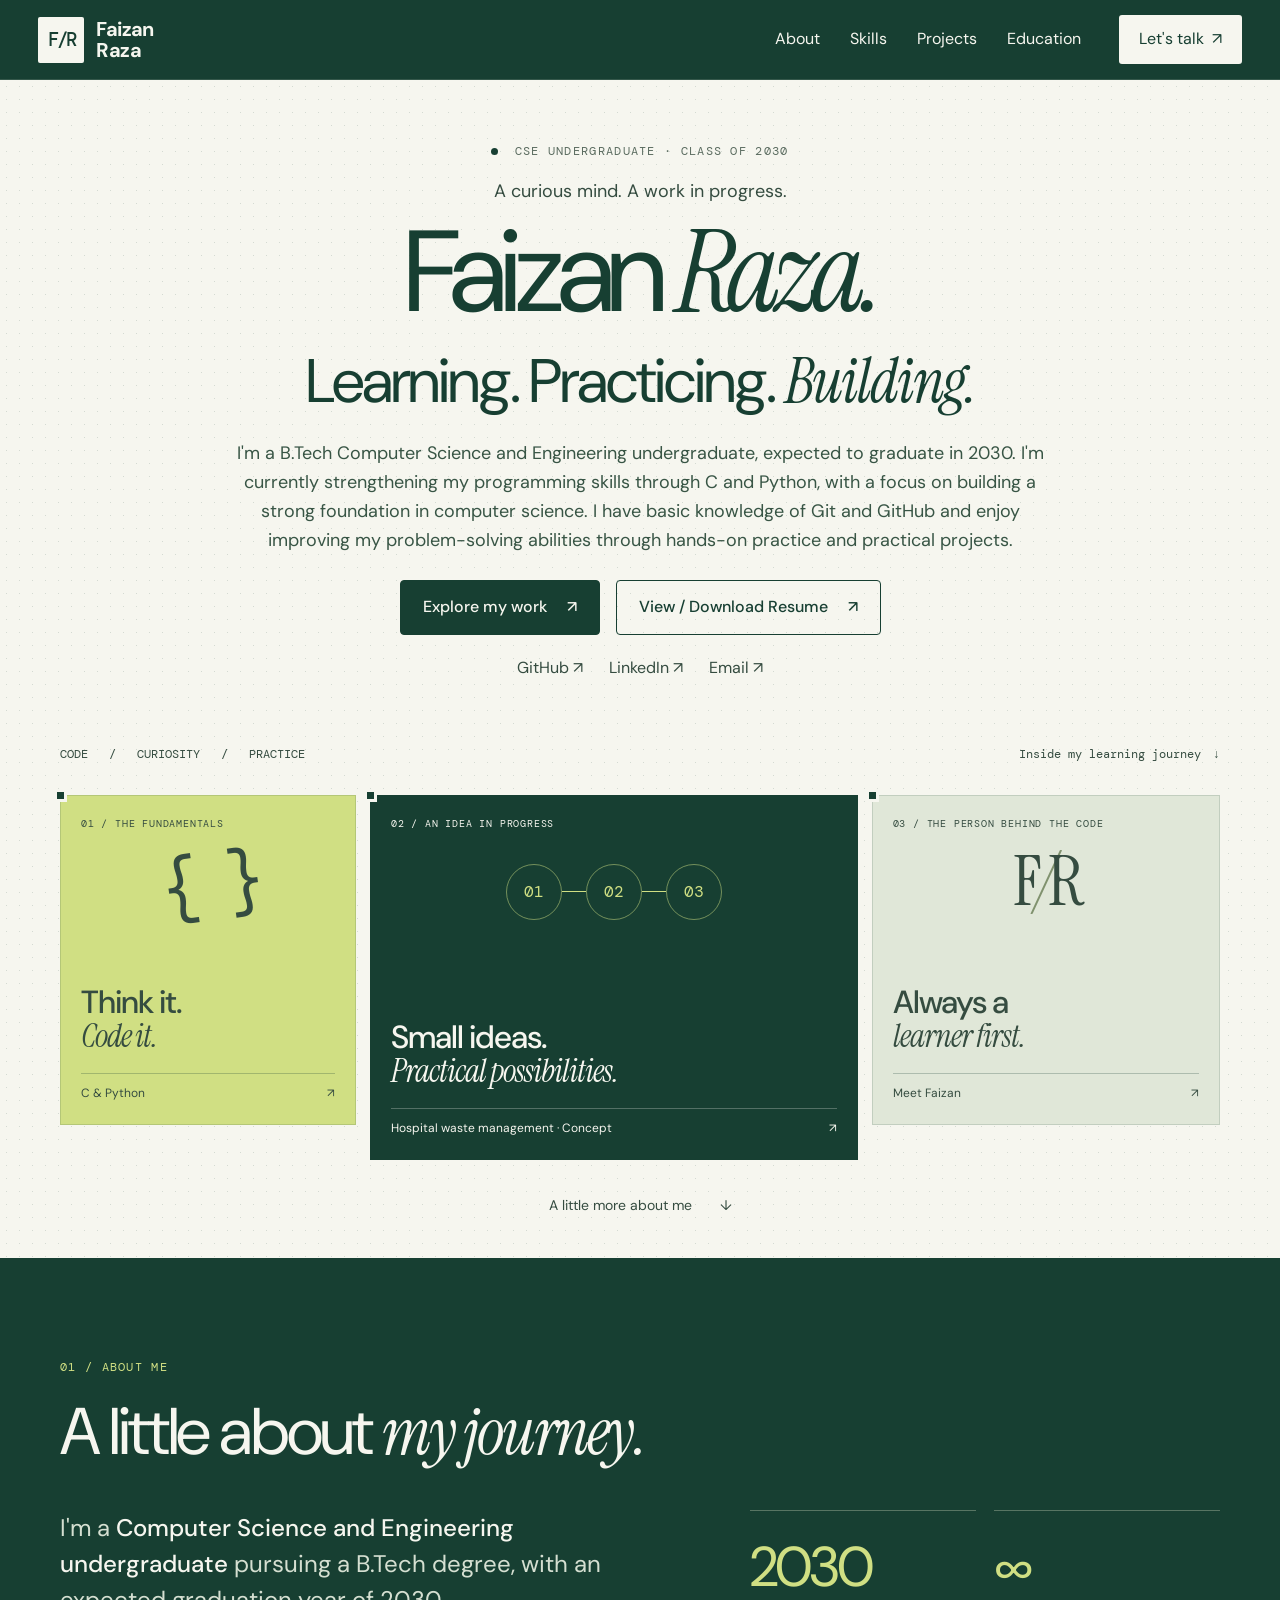
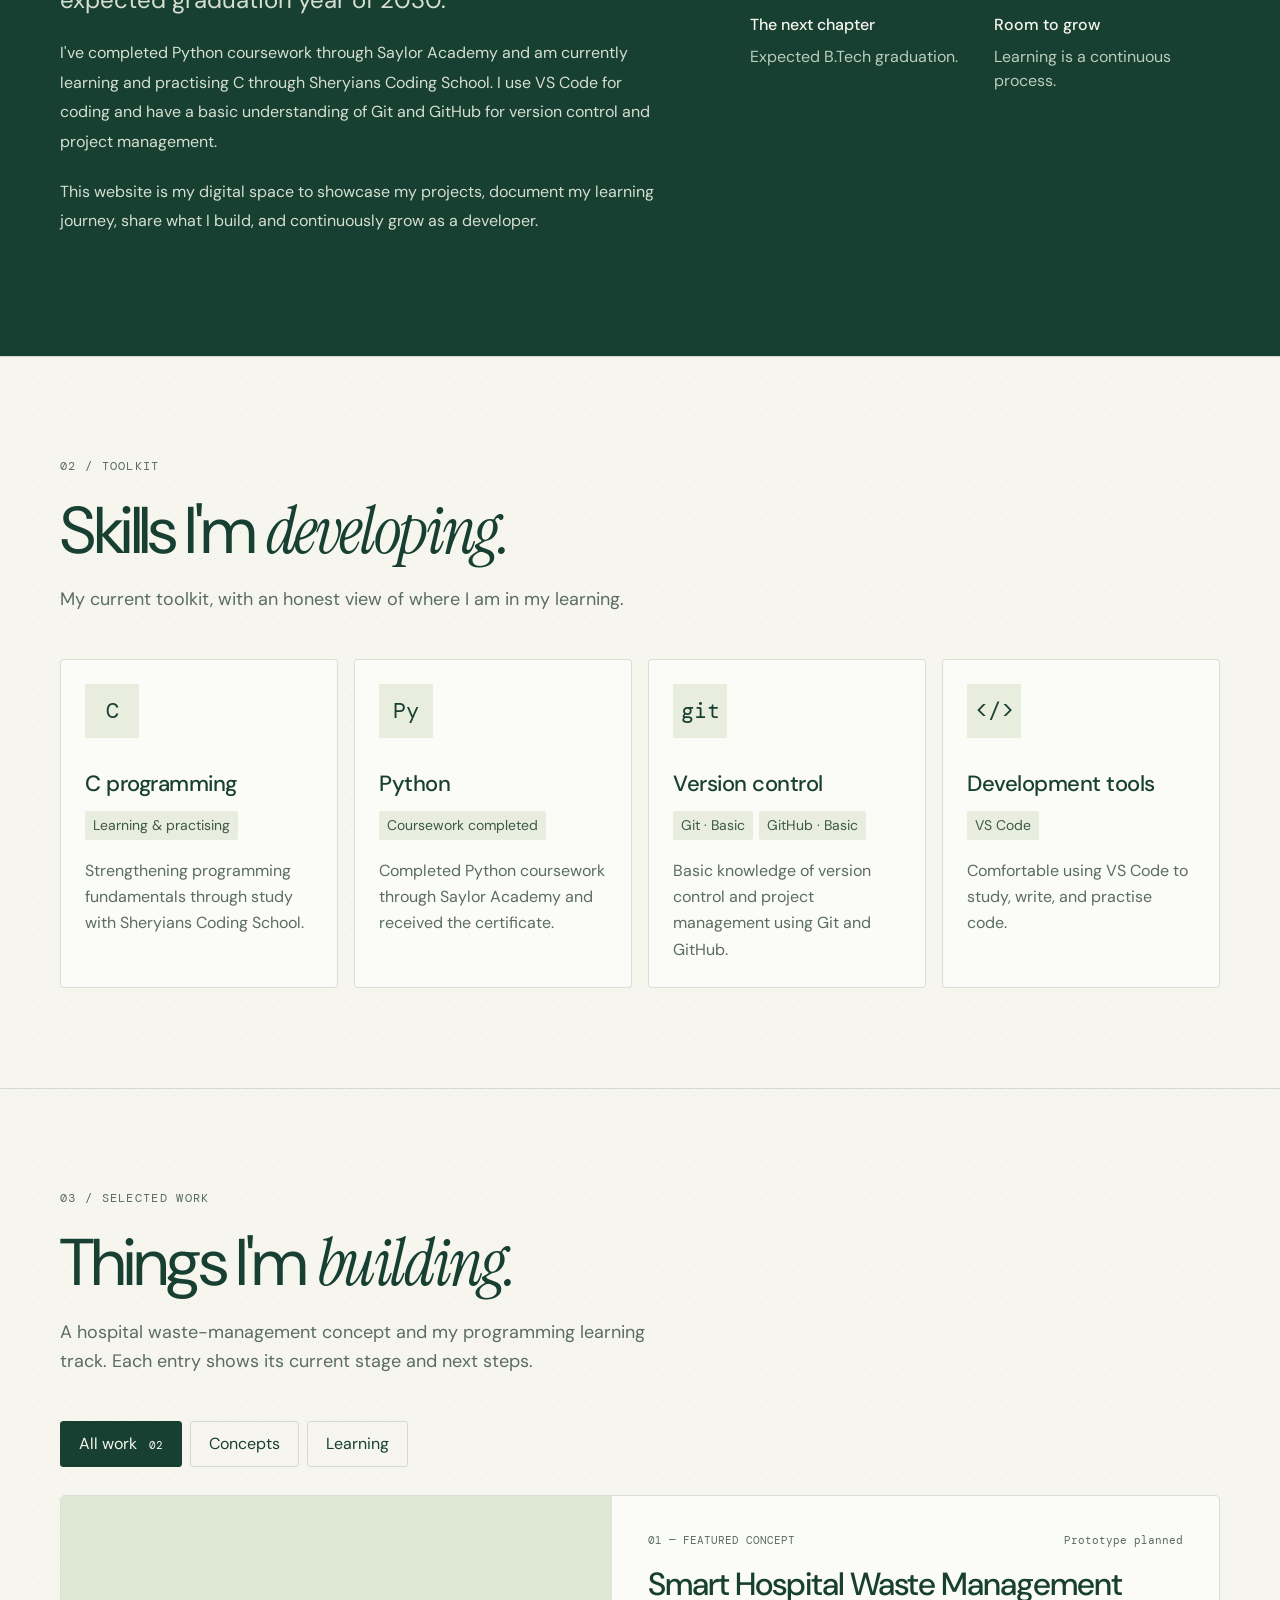
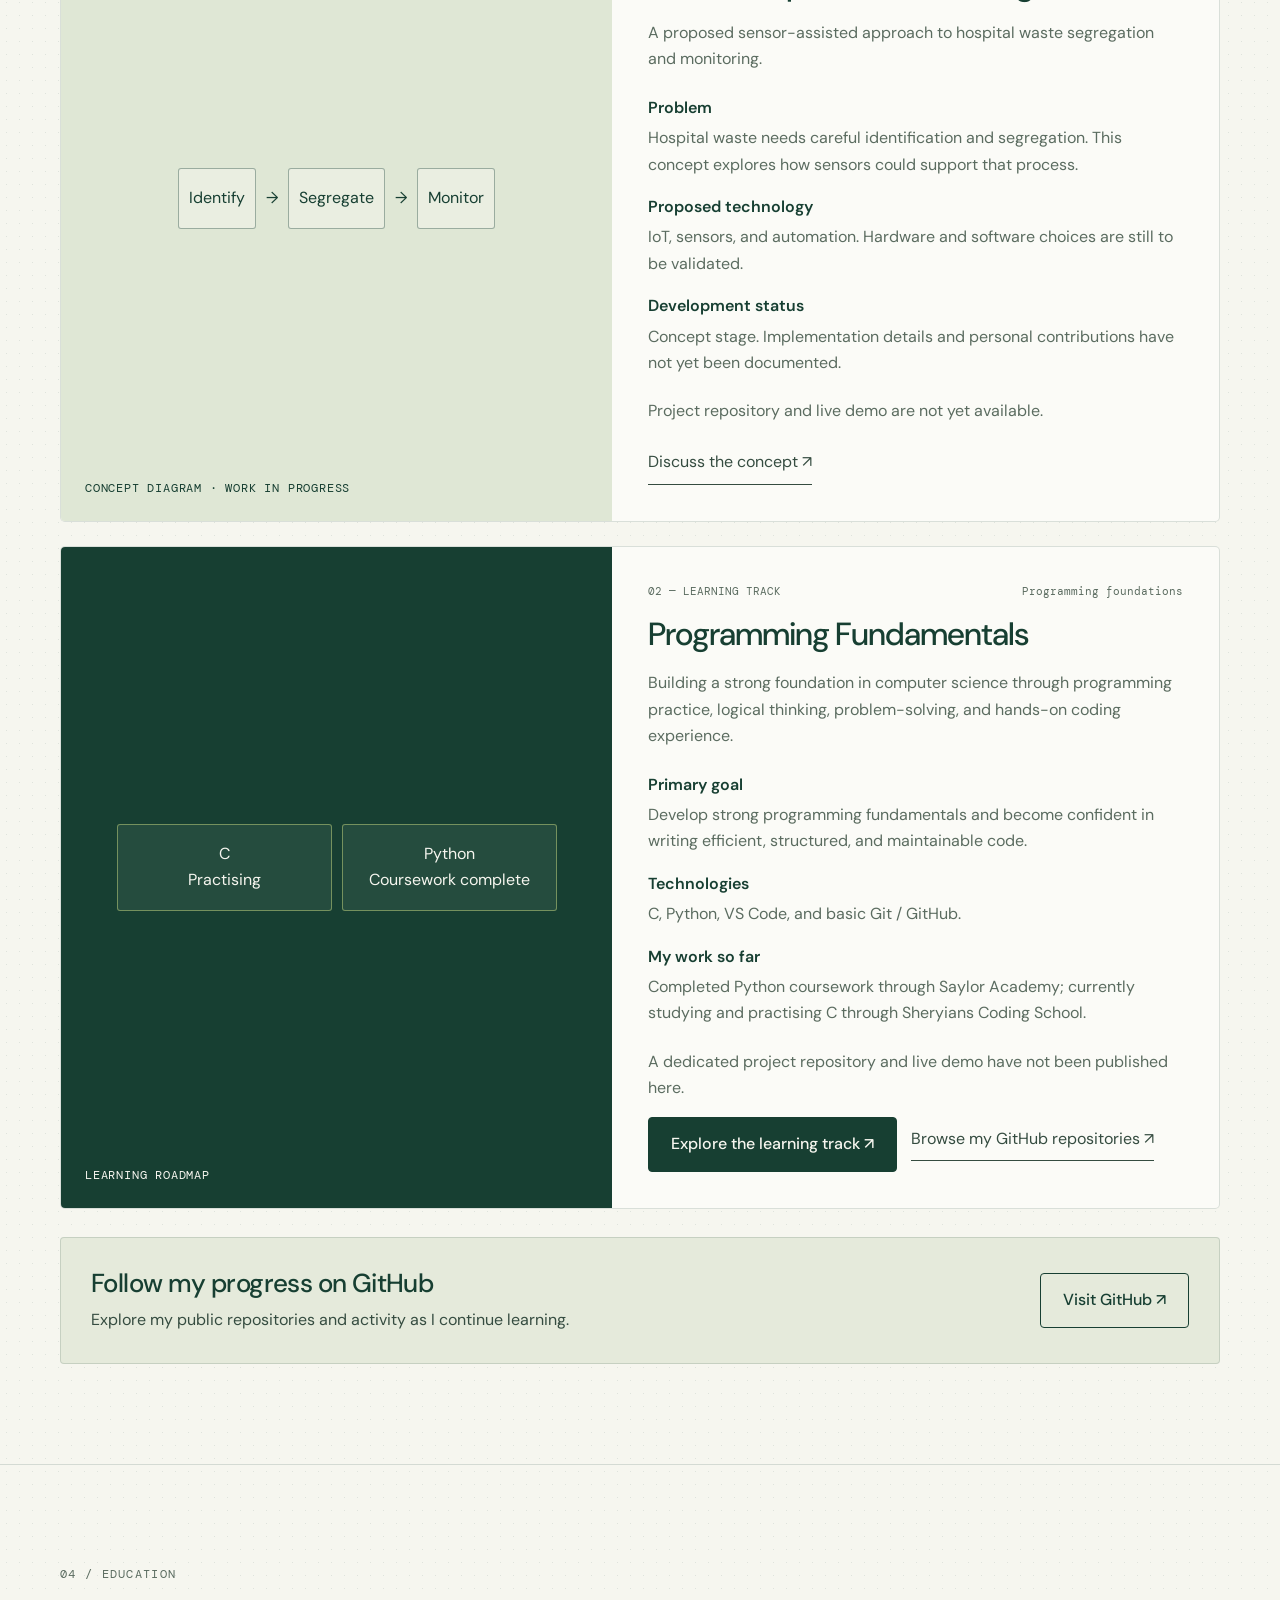
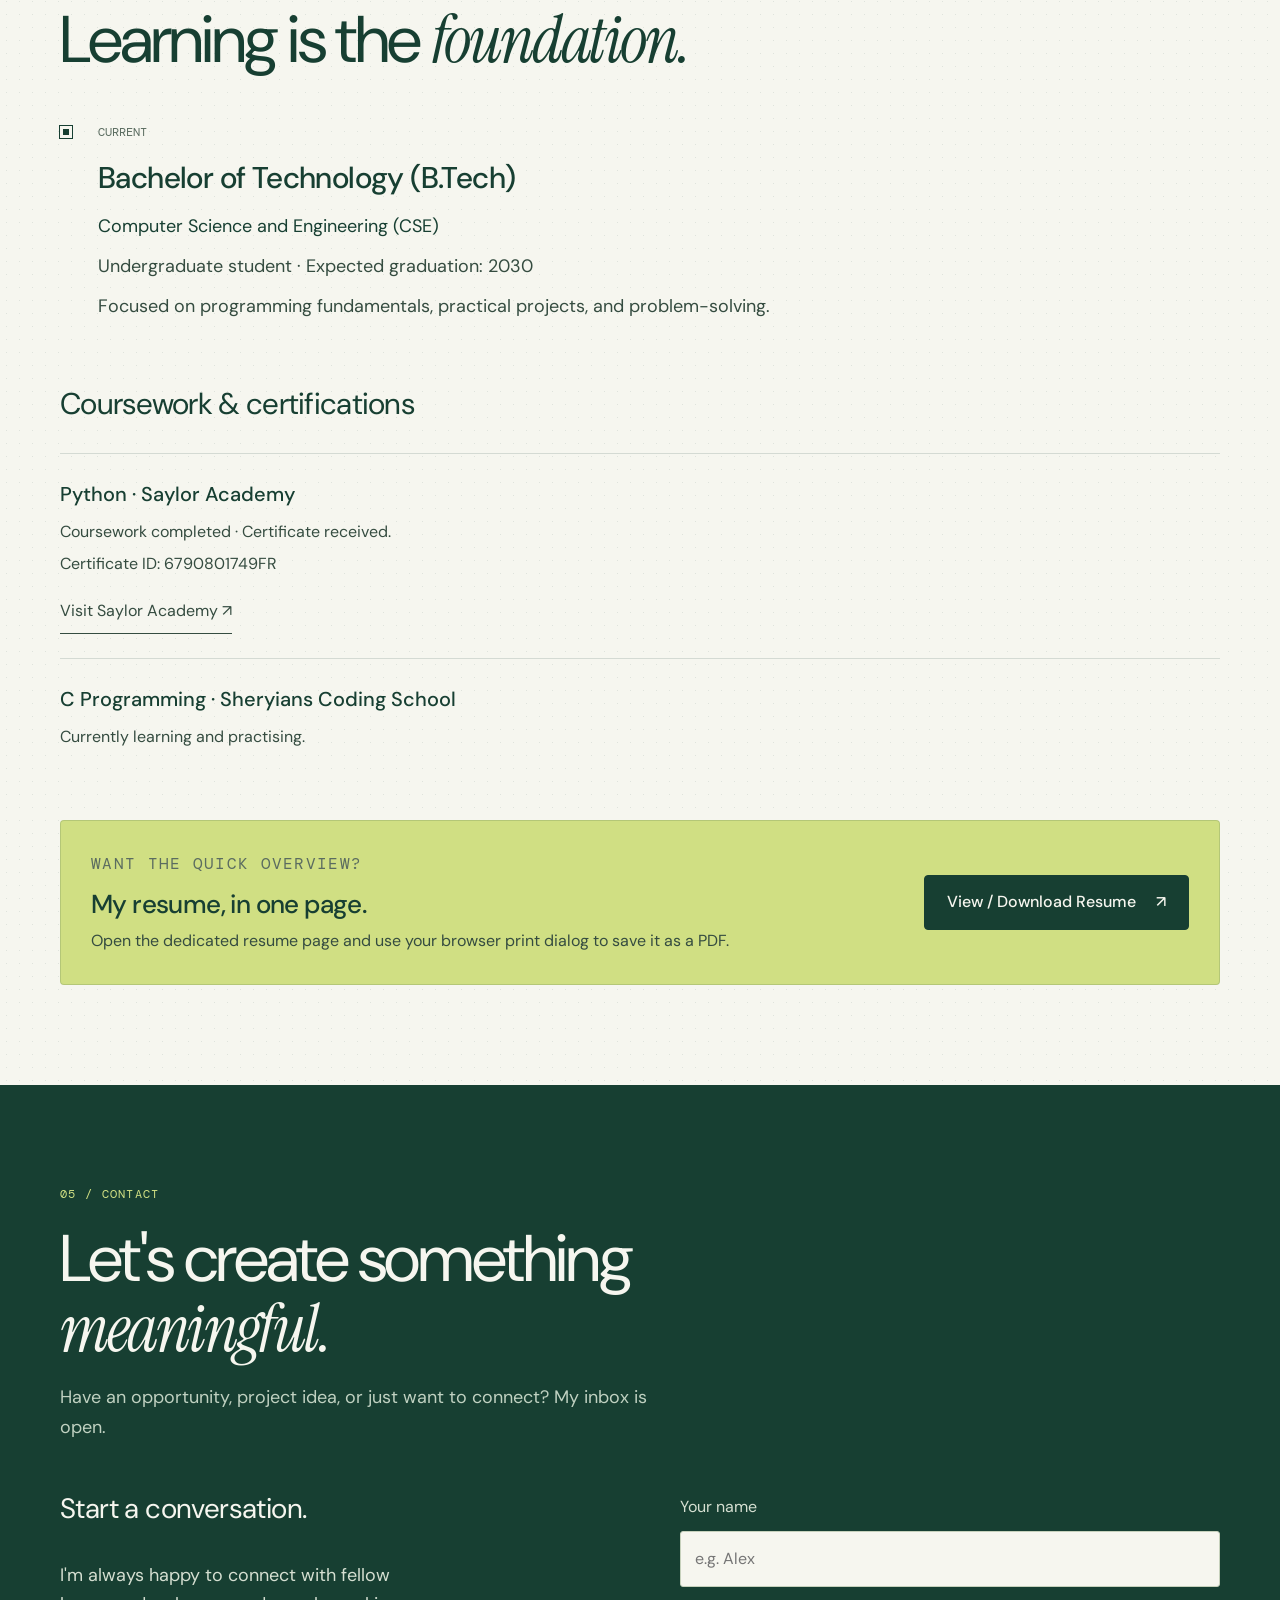
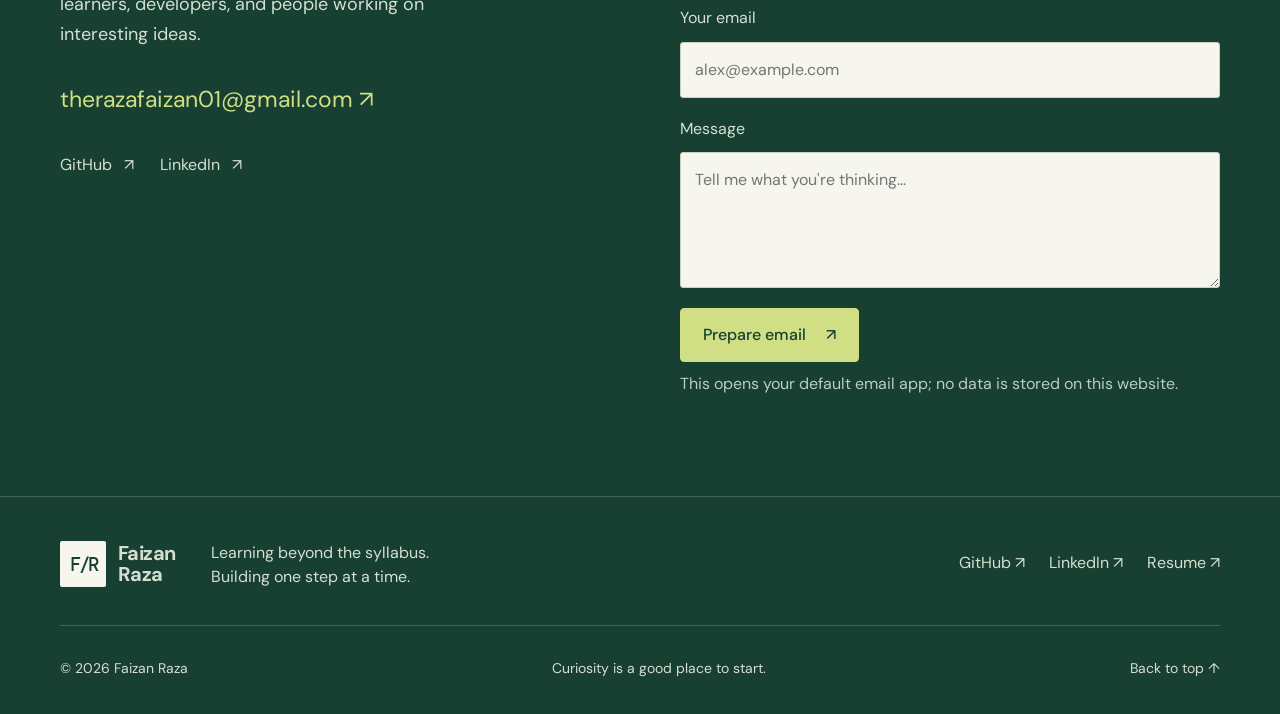
<file: index.html>
<!DOCTYPE html>
<html lang="en">
<head>
  <meta charset="UTF-8" />
  <meta name="viewport" content="width=device-width, initial-scale=1.0" />
  <meta name="description" content="Faizan Raza — B.Tech Computer Science and Engineering student, graduating in 2030, learning C and Python and building programming fundamentals." />
  <meta name="theme-color" content="#173f32" />
  <title>Faizan Raza | Developer Portfolio</title>
  <link rel="preconnect" href="https://fonts.googleapis.com">
  <link rel="preconnect" href="https://fonts.gstatic.com" crossorigin>
  <link href="https://fonts.googleapis.com/css2?family=DM+Mono:wght@400;500&family=DM+Sans:wght@400;500;600;700&family=Instrument+Serif:ital@0;1&display=swap" rel="stylesheet">
  <link rel="stylesheet" href="style.css" />
  <script src="script.js" defer></script>
</head>
<body>
  <a class="skip-link" href="#about">Skip to content</a>
  <header class="site-header">
    <a class="brand" href="#home" aria-label="Faizan Raza home"><span class="brand-mark">F/R</span><span class="brand-name">Faizan<br>Raza</span></a>
    <button class="menu-toggle" id="menuToggle" aria-controls="mainNav" aria-label="Open navigation" aria-expanded="false"><span class="menu-label">Menu</span><span class="menu-line"></span><span class="menu-line"></span></button>
    <nav class="nav" id="mainNav" aria-label="Main navigation">
      <a href="#about" data-step="01">About</a><a href="#skills" data-step="02">Skills</a><a href="#projects" data-step="03">Projects</a><a href="#education" data-step="04">Education</a><a href="#contact" class="nav-cta">Let's talk <span>↗</span></a>
    </nav>
  </header>

  <main>
    <section class="hero section-wrap" id="home">
      <div class="hero-copy">
        <div class="eyebrow"><span class="status-dot"></span> CSE UNDERGRADUATE · CLASS OF 2030</div>
        <p class="hello">A curious mind. A work in progress.</p>
        <h1>Faizan <span>Raza.</span></h1>
        <h2>Learning. Practicing. <span class="gradient-text">Building.</span></h2>
        <p class="hero-description">I'm a B.Tech Computer Science and Engineering undergraduate, expected to graduate in 2030. I'm currently strengthening my programming skills through C and Python, with a focus on building a strong foundation in computer science. I have basic knowledge of Git and GitHub and enjoy improving my problem-solving abilities through hands-on practice and practical projects.</p>
        <div class="hero-actions">
          <a class="button button-primary" href="#projects">Explore my work <span>↗</span></a>
          <a class="button button-ghost" href="resume.html">View / Download Resume <span>↗</span></a>
        </div>
        <div class="social-row">
          <a href="https://github.com/razafaizan01" target="_blank" rel="noreferrer">GitHub ↗</a>
          <a href="https://linkedin.com/in/razafaizan01" target="_blank" rel="noreferrer">LinkedIn ↗</a>
          <a href="mailto:therazafaizan01@gmail.com">Email ↗</a>
        </div>
      </div>
      <div class="hero-visual">
        <div class="showcase-heading"><span>CODE &nbsp; / &nbsp; CURIOSITY &nbsp; / &nbsp; PRACTICE</span><a href="#projects">Inside my learning journey <span aria-hidden="true">↓</span></a></div>
        <div class="showcase-grid">
          <a class="showcase-card showcase-code" href="#skills"><span class="card-kicker">01 / THE FUNDAMENTALS</span><span class="code-glyph" aria-hidden="true">{ }</span><strong>Think it.<br><em>Code it.</em></strong><span class="card-bottom">C &amp; Python <span aria-hidden="true">↗</span></span></a>
          <a class="showcase-card showcase-project" href="#projects"><span class="card-kicker">02 / AN IDEA IN PROGRESS</span><div class="sensor-diagram" aria-hidden="true"><span class="sensor-node">01</span><span class="sensor-connector"></span><span class="sensor-node">02</span><span class="sensor-connector"></span><span class="sensor-node">03</span></div><strong>Small ideas.<br><em>Practical possibilities.</em></strong><span class="card-bottom">Hospital waste management · Concept <span aria-hidden="true">↗</span></span></a>
          <a class="showcase-card showcase-profile" href="#about"><span class="card-kicker">03 / THE PERSON BEHIND THE CODE</span><div class="monogram-art" aria-hidden="true">F<span>/</span>R</div><strong>Always a<br><em>learner first.</em></strong><span class="card-bottom">Meet Faizan <span aria-hidden="true">↗</span></span></a>
        </div>
      </div>
      <a class="scroll-cue" href="#about">A little more about me <span aria-hidden="true">↓</span></a>
    </section>

    <section class="section-wrap section-block" id="about">
      <div class="section-heading"><p class="eyebrow">01 / ABOUT ME</p><h2>A little about <span class="gradient-text">my journey.</span></h2></div>
      <div class="about-grid">
        <div class="about-main"><p class="lead">I'm a <strong>Computer Science and Engineering undergraduate</strong> pursuing a B.Tech degree, with an expected graduation year of 2030.</p><p>I've completed Python coursework through Saylor Academy and am currently learning and practising C through Sheryians Coding School. I use VS Code for coding and have a basic understanding of Git and GitHub for version control and project management.</p><p>This website is my digital space to showcase my projects, document my learning journey, share what I build, and continuously grow as a developer.</p></div>
        <div class="about-stats">
          <div class="stat-card"><span class="stat-number">2030</span><span class="stat-label">The next chapter</span><p>Expected B.Tech graduation.</p></div>
          <div class="stat-card"><span class="stat-number">∞</span><span class="stat-label">Room to grow</span><p>Learning is a continuous process.</p></div>
        </div>
      </div>
    </section>

    <section class="section-wrap section-block" id="skills">
      <div class="section-heading"><p class="eyebrow">02 / TOOLKIT</p><h2>Skills I'm <span class="gradient-text">developing.</span></h2><p class="section-subtitle">My current toolkit, with an honest view of where I am in my learning.</p></div>
      <div class="skills-grid">
        <article class="skill-card"><div class="skill-icon" aria-hidden="true">C</div><h3>C programming</h3><div class="tag-list"><span>Learning &amp; practising</span></div><p>Strengthening programming fundamentals through study with Sheryians Coding School.</p></article>
        <article class="skill-card"><div class="skill-icon" aria-hidden="true">Py</div><h3>Python</h3><div class="tag-list"><span>Coursework completed</span></div><p>Completed Python coursework through Saylor Academy and received the certificate.</p></article>
        <article class="skill-card"><div class="skill-icon" aria-hidden="true">git</div><h3>Version control</h3><div class="tag-list"><span>Git · Basic</span><span>GitHub · Basic</span></div><p>Basic knowledge of version control and project management using Git and GitHub.</p></article>
        <article class="skill-card"><div class="skill-icon" aria-hidden="true">&lt;/&gt;</div><h3>Development tools</h3><div class="tag-list"><span>VS Code</span></div><p>Comfortable using VS Code to study, write, and practise code.</p></article>
      </div>
    </section>

    <section class="section-wrap section-block" id="projects">
      <div class="section-heading"><p class="eyebrow">03 / SELECTED WORK</p><h2>Things I'm <span class="gradient-text">building.</span></h2><p class="section-subtitle">A hospital waste-management concept and my programming learning track. Each entry shows its current stage and next steps.</p></div>
      <div class="project-filters" role="group" aria-label="Filter projects"><button type="button" class="filter-button" data-filter="all" aria-pressed="true">All work <span>02</span></button><button type="button" class="filter-button" data-filter="concept" aria-pressed="false">Concepts</button><button type="button" class="filter-button" data-filter="learning" aria-pressed="false">Learning</button></div>
      <p class="sr-only" id="projectFilterStatus" role="status" aria-live="polite"></p>
      <div class="projects-grid">
        <article class="project-card project-featured" data-category="concept">
          <div class="project-art art-waste concept-preview" role="img" aria-label="Concept diagram: waste identification, segregation, and monitoring; not a working prototype screenshot">
            <div class="preview-flow"><span>Identify</span><b aria-hidden="true">→</b><span>Segregate</span><b aria-hidden="true">→</b><span>Monitor</span></div>
            <span class="art-label">CONCEPT DIAGRAM · WORK IN PROGRESS</span>
          </div>
          <div class="project-content"><div class="project-meta"><span>01 — FEATURED CONCEPT</span><span>Prototype planned</span></div>
            <h3>Smart Hospital Waste Management</h3>
            <p>A proposed sensor-assisted approach to hospital waste segregation and monitoring.</p>
            <dl class="project-details"><dt>Problem</dt><dd>Hospital waste needs careful identification and segregation. This concept explores how sensors could support that process.</dd><dt>Proposed technology</dt><dd>IoT, sensors, and automation. Hardware and software choices are still to be validated.</dd><dt>Development status</dt><dd>Concept stage. Implementation details and personal contributions have not yet been documented.</dd></dl>
            <p class="availability-note">Project repository and live demo are not yet available.</p>
            <a class="text-link" href="mailto:therazafaizan01@gmail.com?subject=Smart%20Hospital%20Waste%20Management">Discuss the concept ↗</a>
          </div>
        </article>
        <article class="project-card" data-category="learning">
          <div class="project-art art-code learning-preview" role="img" aria-label="Learning roadmap: C practice and completed Python coursework"><div class="preview-flow"><span>C<br>Practising</span><span>Python<br>Coursework complete</span></div><span class="art-label">LEARNING ROADMAP</span></div>
          <div class="project-content"><div class="project-meta"><span>02 — LEARNING TRACK</span><span>Programming foundations</span></div><h3>Programming Fundamentals</h3>
            <p>Building a strong foundation in computer science through programming practice, logical thinking, problem-solving, and hands-on coding experience.</p>
            <dl class="project-details"><dt>Primary goal</dt><dd>Develop strong programming fundamentals and become confident in writing efficient, structured, and maintainable code.</dd><dt>Technologies</dt><dd>C, Python, VS Code, and basic Git / GitHub.</dd><dt>My work so far</dt><dd>Completed Python coursework through Saylor Academy; currently studying and practising C through Sheryians Coding School.</dd></dl>
            <p class="availability-note">A dedicated project repository and live demo have not been published here.</p>
            <div class="project-actions"><a class="button button-primary" href="learning-track.html">Explore the learning track ↗</a><a class="text-link" href="https://github.com/razafaizan01?tab=repositories" target="_blank" rel="noreferrer">Browse my GitHub repositories ↗</a></div>
          </div>
        </article>
      </div>
      <div class="github-strip"><div><h3>Follow my progress on GitHub</h3><p>Explore my public repositories and activity as I continue learning.</p></div><a class="button button-ghost" href="https://github.com/razafaizan01" target="_blank" rel="noreferrer">Visit GitHub ↗</a></div>
    </section>

    <section class="section-wrap section-block" id="education">
      <div class="section-heading"><p class="eyebrow">04 / EDUCATION</p><h2>Learning is the <span class="gradient-text">foundation.</span></h2></div>
      <div class="timeline"><div class="timeline-mark"></div><div class="timeline-content"><span class="timeline-date">CURRENT</span><h3>Bachelor of Technology (B.Tech)</h3><p class="timeline-place">Computer Science and Engineering (CSE)</p><p>Undergraduate student · Expected graduation: 2030</p><p>Focused on programming fundamentals, practical projects, and problem-solving.</p></div></div>
      <div class="coursework"><h3>Coursework &amp; certifications</h3><article><h4>Python · Saylor Academy</h4><p>Coursework completed · Certificate received.</p><p>Certificate ID: <span class="certificate-id">6790801749FR</span></p><a class="text-link" href="https://www.saylor.org/" target="_blank" rel="noreferrer">Visit Saylor Academy ↗</a></article><article><h4>C Programming · Sheryians Coding School</h4><p>Currently learning and practising.</p></article></div>
      <div class="resume-strip"><div><p class="eyebrow">WANT THE QUICK OVERVIEW?</p><h3>My resume, in one page.</h3><p>Open the dedicated resume page and use your browser print dialog to save it as a PDF.</p></div><a class="button button-primary" href="resume.html">View / Download Resume <span>↗</span></a></div>
    </section>

    <section class="section-wrap section-block contact-section" id="contact">
      <div class="section-heading"><p class="eyebrow">05 / CONTACT</p><h2>Let's create something <span class="gradient-text">meaningful.</span></h2><p class="section-subtitle">Have an opportunity, project idea, or just want to connect? My inbox is open.</p></div>
      <div class="contact-grid">
        <div class="contact-copy"><h3>Start a conversation.</h3><p>I'm always happy to connect with fellow learners, developers, and people working on interesting ideas.</p><a class="contact-email" href="mailto:therazafaizan01@gmail.com">therazafaizan01@gmail.com ↗</a><div class="contact-links"><a href="https://github.com/razafaizan01" target="_blank" rel="noreferrer">GitHub <span>↗</span></a><a href="https://linkedin.com/in/razafaizan01" target="_blank" rel="noreferrer">LinkedIn <span>↗</span></a></div></div>
        <form class="contact-form" id="contactForm"><label for="name">Your name</label><input id="name" name="name" placeholder="e.g. Alex" required /><label for="email">Your email</label><input id="email" name="email" type="email" placeholder="alex@example.com" required /><label for="message">Message</label><textarea id="message" name="message" rows="4" placeholder="Tell me what you're thinking..." required></textarea><button class="button button-primary" type="submit">Prepare email <span>↗</span></button><p class="form-note" id="formNote">This opens your default email app; no data is stored on this website.</p></form>
      </div>
    </section>
  </main>

  <footer class="site-footer"><div class="footer-top"><a class="brand" href="#home" aria-label="Faizan Raza home"><span class="brand-mark">F/R</span><span class="brand-name">Faizan<br>Raza</span></a><p>Learning beyond the syllabus.<br>Building one step at a time.</p><div class="footer-links"><a href="https://github.com/razafaizan01" target="_blank" rel="noreferrer">GitHub ↗</a><a href="https://linkedin.com/in/razafaizan01" target="_blank" rel="noreferrer">LinkedIn ↗</a><a href="resume.html">Resume ↗</a></div></div><div class="footer-bottom"><span class="copyright">© <span id="year"></span> Faizan Raza</span><span>Curiosity is a good place to start.</span><a href="#home" class="back-top">Back to top ↑</a></div></footer>
</body>
</html>
</file>
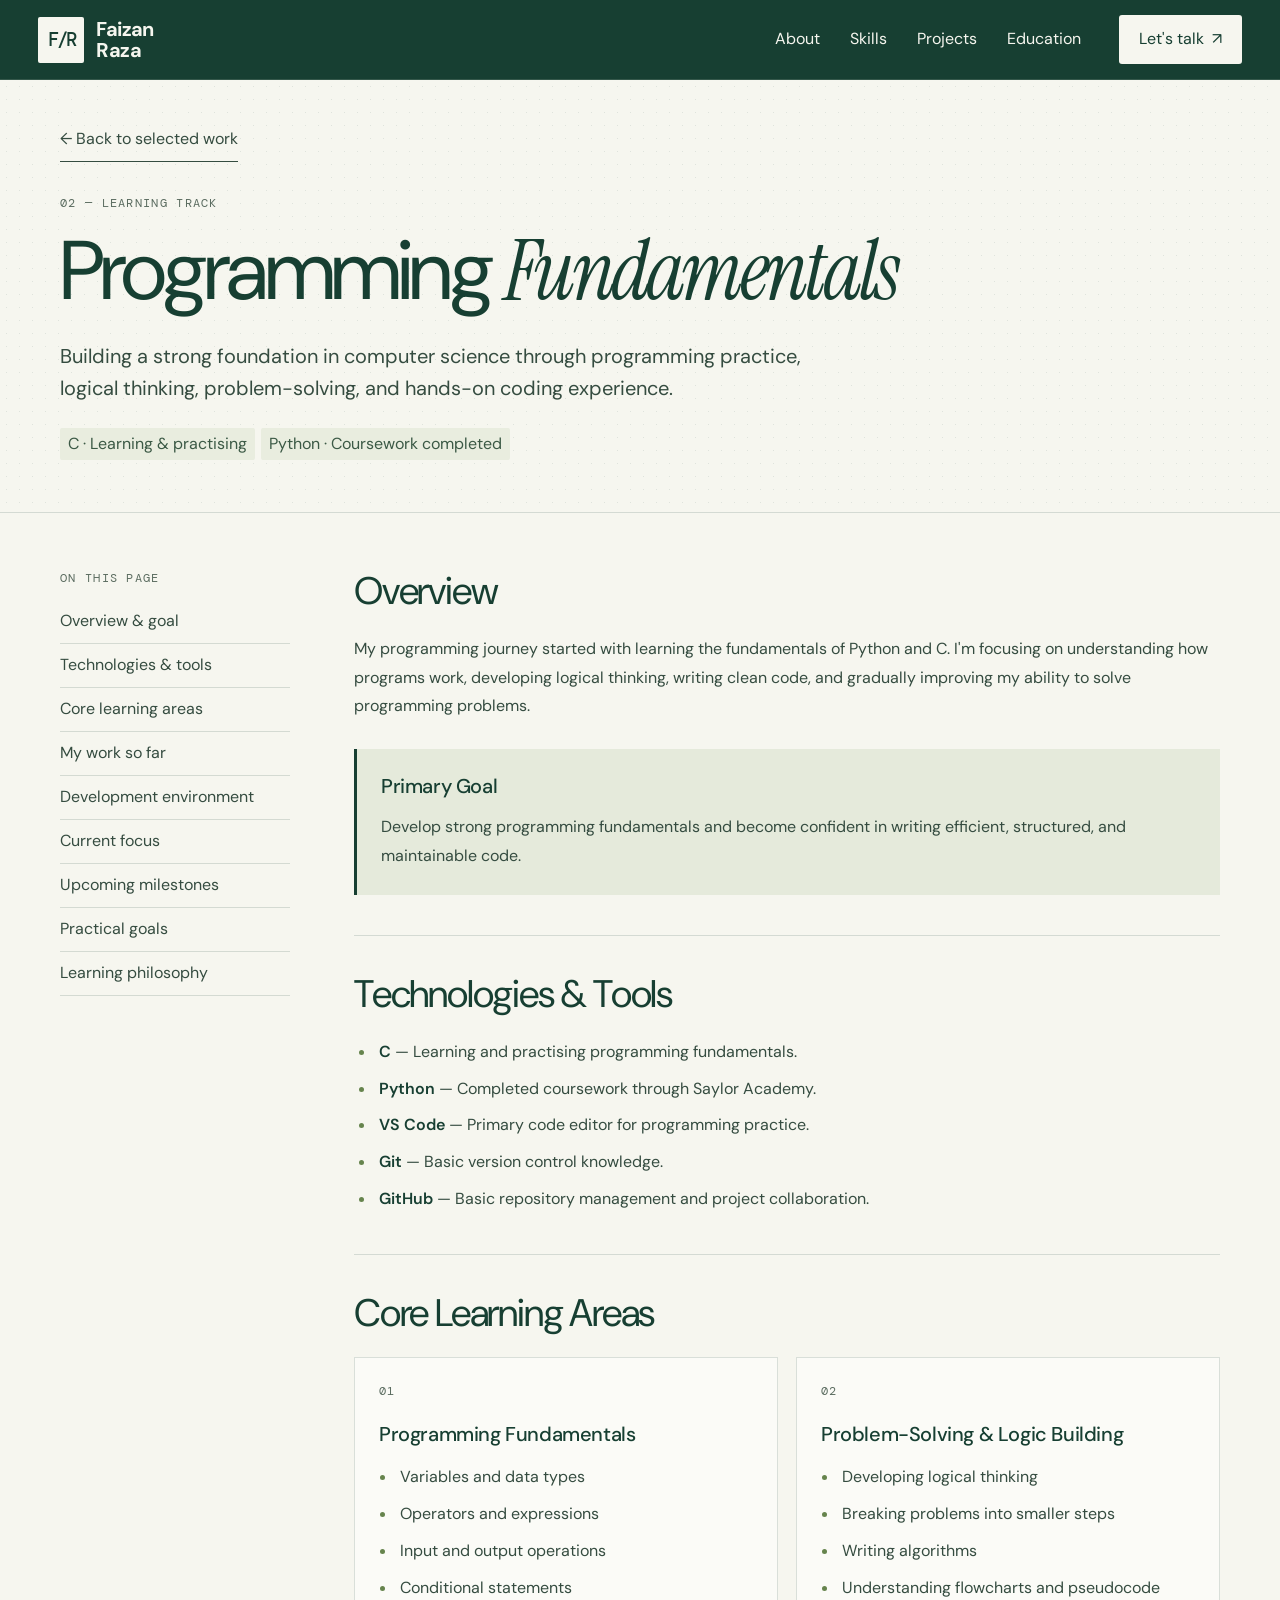
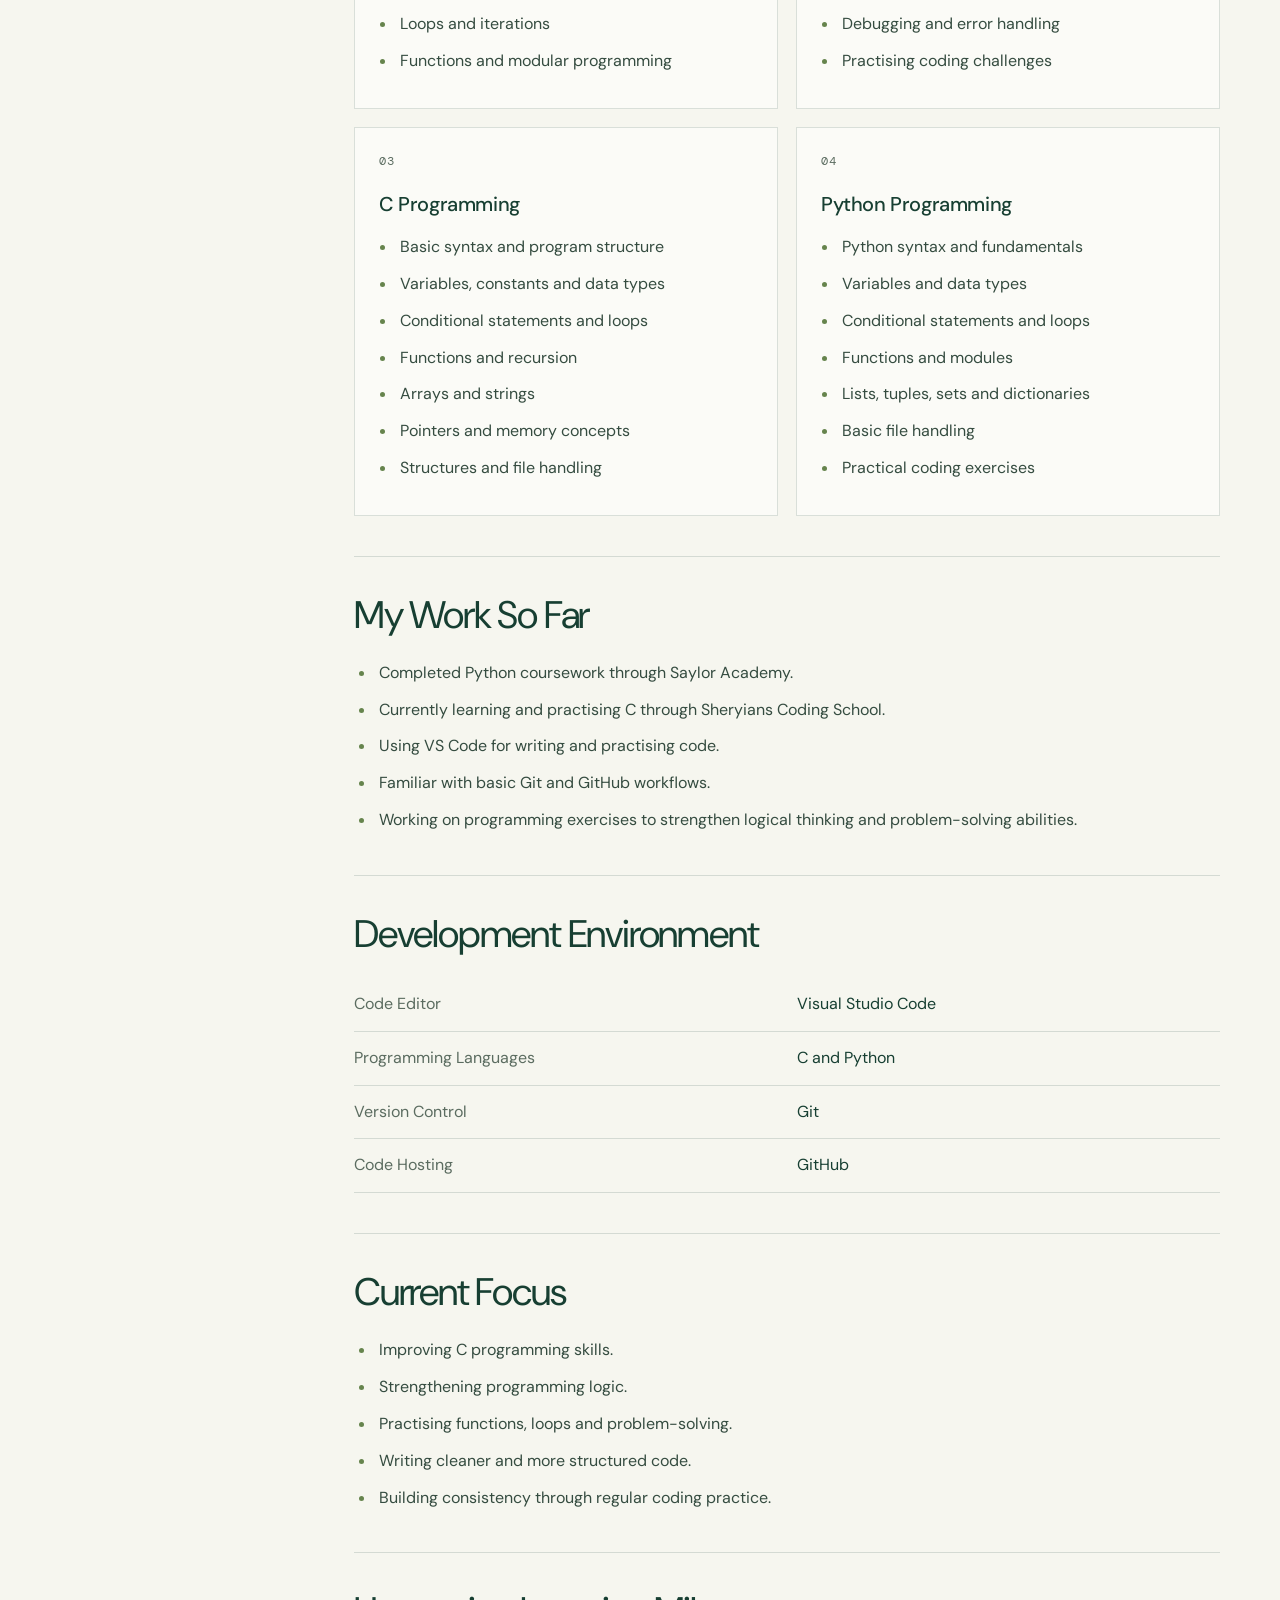
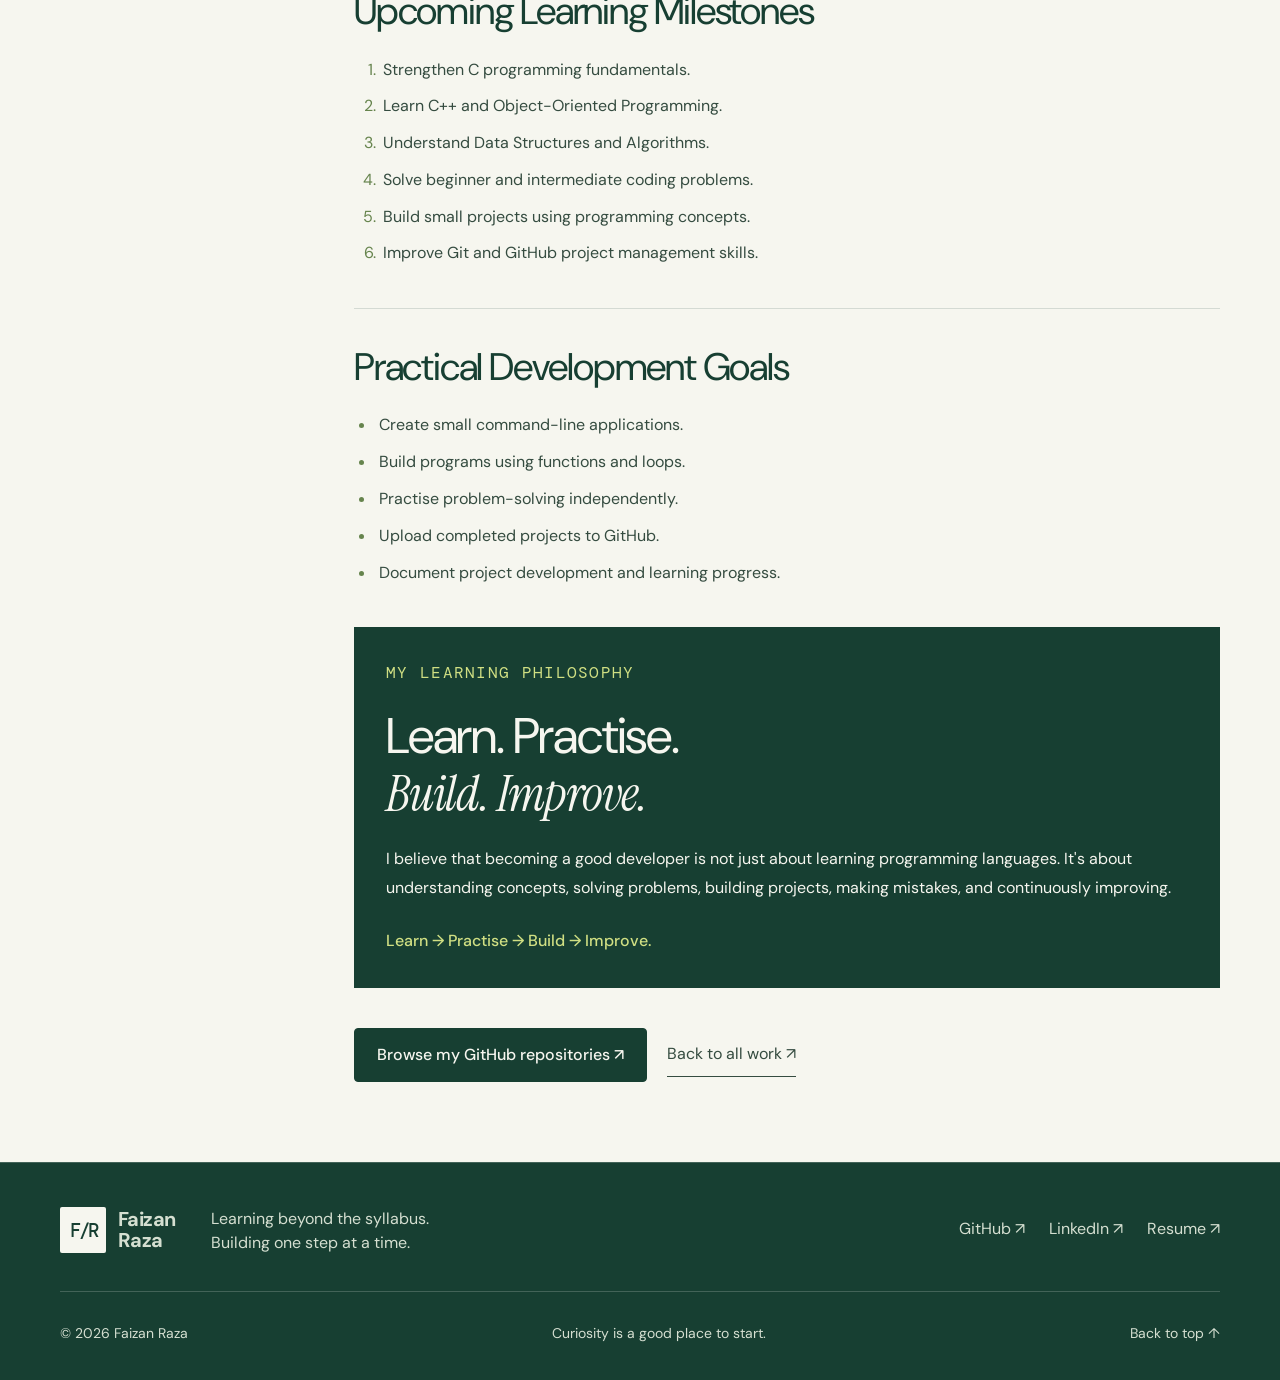
<file: learning-track.html>
<!DOCTYPE html>
<html lang="en">
<head>
  <meta charset="UTF-8" />
  <meta name="viewport" content="width=device-width, initial-scale=1.0" />
  <meta name="description" content="Explore Faizan Raza’s programming learning track: C and Python fundamentals, problem-solving practice, tools, and upcoming milestones." />
  <meta name="theme-color" content="#173f32" />
  <title>Programming Fundamentals | Faizan Raza</title>
  <link rel="preconnect" href="https://fonts.googleapis.com">
  <link rel="preconnect" href="https://fonts.gstatic.com" crossorigin>
  <link href="https://fonts.googleapis.com/css2?family=DM+Mono:wght@400;500&family=DM+Sans:wght@400;500;600;700&family=Instrument+Serif:ital@0;1&display=swap" rel="stylesheet">
  <link rel="stylesheet" href="style.css" />
  <script src="script.js" defer></script>
</head>
<body class="learning-page">
  <a class="skip-link" href="#track-content">Skip to learning track</a>
  <header class="site-header">
    <a class="brand" href="index.html#home" aria-label="Faizan Raza home"><span class="brand-mark">F/R</span><span class="brand-name">Faizan<br>Raza</span></a>
    <button class="menu-toggle" id="menuToggle" aria-controls="mainNav" aria-label="Open navigation" aria-expanded="false"><span class="menu-label">Menu</span><span class="menu-line"></span><span class="menu-line"></span></button>
    <nav class="nav" id="mainNav" aria-label="Main navigation">
      <a href="index.html#about" data-step="01">About</a><a href="index.html#skills" data-step="02">Skills</a><a href="index.html#projects" data-step="03">Projects</a><a href="index.html#education" data-step="04">Education</a><a href="index.html#contact" class="nav-cta">Let's talk <span>↗</span></a>
    </nav>
  </header>
  <main>
    <section class="track-hero section-wrap">
      <a class="text-link" href="index.html#projects">← Back to selected work</a>
      <p class="eyebrow">02 — LEARNING TRACK</p>
      <h1>Programming <em>Fundamentals</em></h1>
      <p class="track-intro">Building a strong foundation in computer science through programming practice, logical thinking, problem-solving, and hands-on coding experience.</p>
      <div class="tag-list"><span>C · Learning &amp; practising</span><span>Python · Coursework completed</span></div>
    </section>
    <div class="track-layout section-wrap" id="track-content">
      <aside class="track-sidebar"><p class="eyebrow">ON THIS PAGE</p><nav aria-label="Learning track contents"><a href="#overview">Overview & goal</a><a href="#tools">Technologies & tools</a><a href="#areas">Core learning areas</a><a href="#work">My work so far</a><a href="#environment">Development environment</a><a href="#focus">Current focus</a><a href="#milestones">Upcoming milestones</a><a href="#goals">Practical goals</a><a href="#philosophy">Learning philosophy</a></nav></aside>
      <div class="track-content">
        <section id="overview"><h2>Overview</h2><p>My programming journey started with learning the fundamentals of Python and C. I'm focusing on understanding how programs work, developing logical thinking, writing clean code, and gradually improving my ability to solve programming problems.</p><div class="track-callout"><h3>Primary Goal</h3><p>Develop strong programming fundamentals and become confident in writing efficient, structured, and maintainable code.</p></div></section>
        <section id="tools"><h2>Technologies &amp; Tools</h2><ul class="tool-list"><li><strong>C</strong> — Learning and practising programming fundamentals.</li><li><strong>Python</strong> — Completed coursework through Saylor Academy.</li><li><strong>VS Code</strong> — Primary code editor for programming practice.</li><li><strong>Git</strong> — Basic version control knowledge.</li><li><strong>GitHub</strong> — Basic repository management and project collaboration.</li></ul></section>
        <section id="areas"><h2>Core Learning Areas</h2><div class="learning-areas"><article class="learning-area"><span class="eyebrow">01</span><h3>Programming Fundamentals</h3><ul><li>Variables and data types</li><li>Operators and expressions</li><li>Input and output operations</li><li>Conditional statements</li><li>Loops and iterations</li><li>Functions and modular programming</li></ul></article><article class="learning-area"><span class="eyebrow">02</span><h3>Problem-Solving &amp; Logic Building</h3><ul><li>Developing logical thinking</li><li>Breaking problems into smaller steps</li><li>Writing algorithms</li><li>Understanding flowcharts and pseudocode</li><li>Debugging and error handling</li><li>Practising coding challenges</li></ul></article><article class="learning-area"><span class="eyebrow">03</span><h3>C Programming</h3><ul><li>Basic syntax and program structure</li><li>Variables, constants and data types</li><li>Conditional statements and loops</li><li>Functions and recursion</li><li>Arrays and strings</li><li>Pointers and memory concepts</li><li>Structures and file handling</li></ul></article><article class="learning-area"><span class="eyebrow">04</span><h3>Python Programming</h3><ul><li>Python syntax and fundamentals</li><li>Variables and data types</li><li>Conditional statements and loops</li><li>Functions and modules</li><li>Lists, tuples, sets and dictionaries</li><li>Basic file handling</li><li>Practical coding exercises</li></ul></article></div></section>
        <section id="work"><h2>My Work So Far</h2><ul><li>Completed Python coursework through Saylor Academy.</li><li>Currently learning and practising C through Sheryians Coding School.</li><li>Using VS Code for writing and practising code.</li><li>Familiar with basic Git and GitHub workflows.</li><li>Working on programming exercises to strengthen logical thinking and problem-solving abilities.</li></ul></section>
        <section id="environment"><h2>Development Environment</h2><dl class="environment-list"><div><dt>Code Editor</dt><dd>Visual Studio Code</dd></div><div><dt>Programming Languages</dt><dd>C and Python</dd></div><div><dt>Version Control</dt><dd>Git</dd></div><div><dt>Code Hosting</dt><dd>GitHub</dd></div></dl></section>
        <section id="focus"><h2>Current Focus</h2><ul><li>Improving C programming skills.</li><li>Strengthening programming logic.</li><li>Practising functions, loops and problem-solving.</li><li>Writing cleaner and more structured code.</li><li>Building consistency through regular coding practice.</li></ul></section>
        <section id="milestones"><h2>Upcoming Learning Milestones</h2><ol class="milestone-list"><li>Strengthen C programming fundamentals.</li><li>Learn C++ and Object-Oriented Programming.</li><li>Understand Data Structures and Algorithms.</li><li>Solve beginner and intermediate coding problems.</li><li>Build small projects using programming concepts.</li><li>Improve Git and GitHub project management skills.</li></ol></section>
        <section id="goals"><h2>Practical Development Goals</h2><ul><li>Create small command-line applications.</li><li>Build programs using functions and loops.</li><li>Practise problem-solving independently.</li><li>Upload completed projects to GitHub.</li><li>Document project development and learning progress.</li></ul></section>
        <section id="philosophy" class="track-philosophy"><p class="eyebrow">MY LEARNING PHILOSOPHY</p><h2>Learn. Practise.<br><em>Build. Improve.</em></h2><p>I believe that becoming a good developer is not just about learning programming languages. It's about understanding concepts, solving problems, building projects, making mistakes, and continuously improving.</p><p class="learning-cycle">Learn → Practise → Build → Improve.</p></section>
        <div class="track-actions"><a class="button button-primary" href="https://github.com/razafaizan01?tab=repositories" target="_blank" rel="noreferrer">Browse my GitHub repositories ↗</a><a class="text-link" href="index.html#projects">Back to all work ↗</a></div>
      </div>
    </div>
  </main>
  <footer class="site-footer"><div class="footer-top"><a class="brand" href="index.html#home" aria-label="Faizan Raza home"><span class="brand-mark">F/R</span><span class="brand-name">Faizan<br>Raza</span></a><p>Learning beyond the syllabus.<br>Building one step at a time.</p><div class="footer-links"><a href="https://github.com/razafaizan01" target="_blank" rel="noreferrer">GitHub ↗</a><a href="https://linkedin.com/in/razafaizan01" target="_blank" rel="noreferrer">LinkedIn ↗</a><a href="resume.html">Resume ↗</a></div></div><div class="footer-bottom"><span class="copyright">© <span id="year"></span> Faizan Raza</span><span>Curiosity is a good place to start.</span><a href="index.html#home" class="back-top">Back to top ↑</a></div></footer>
</body>
</html>
</file>
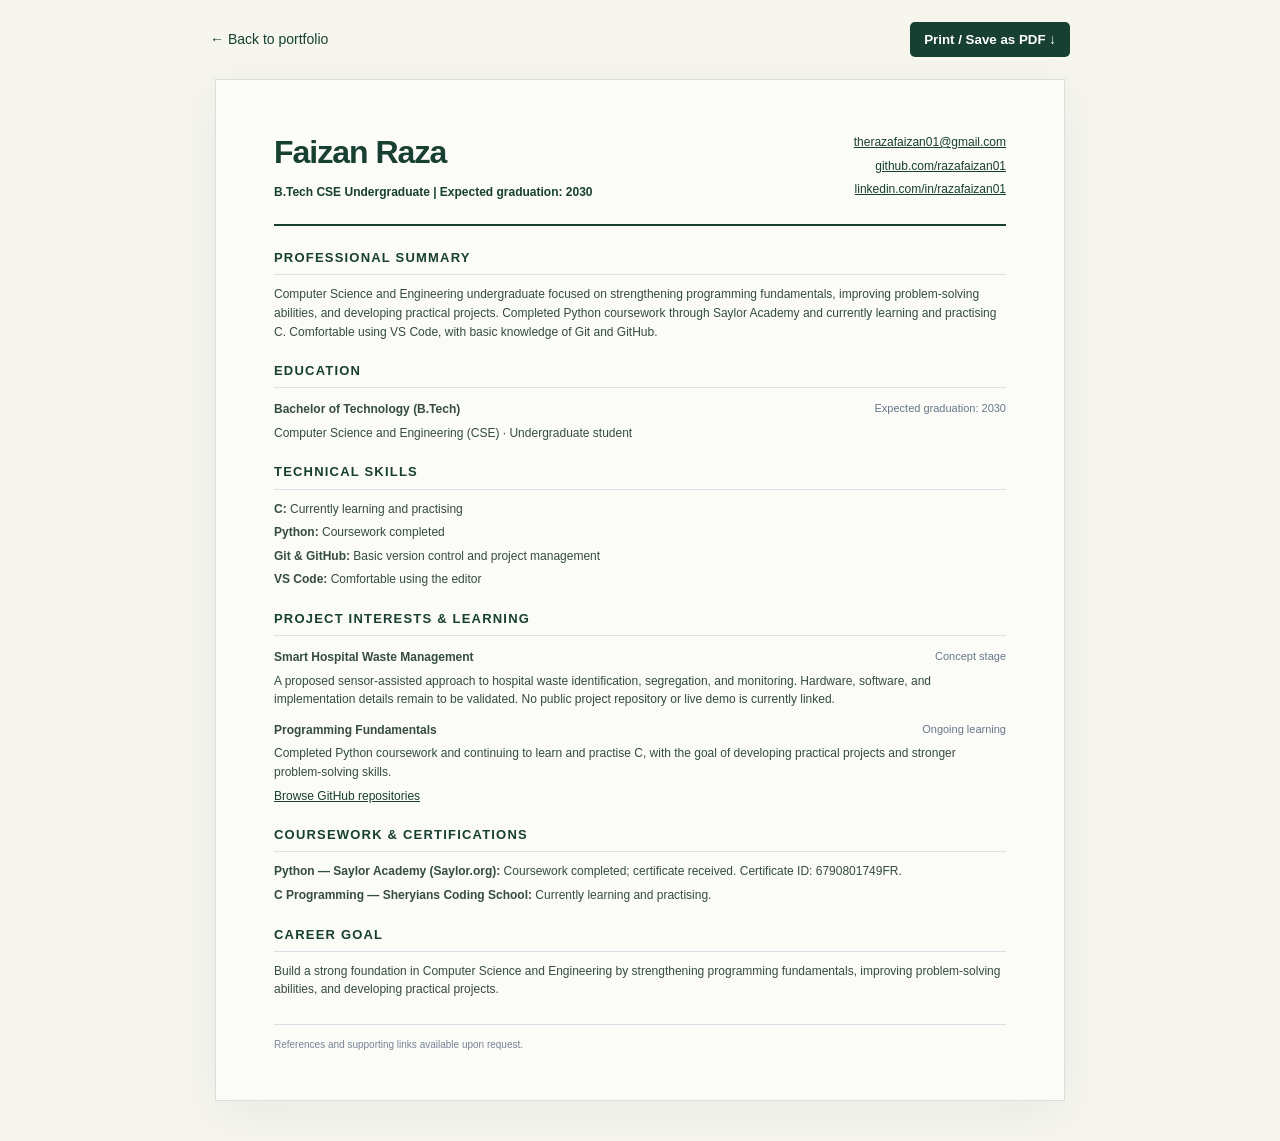
<file: resume.html>
<!DOCTYPE html>
<html lang="en">
<head>
  <meta charset="UTF-8"><meta name="viewport" content="width=device-width, initial-scale=1.0">
  <meta name="description" content="Resume of Faizan Raza">
  <title>Resume | Faizan Raza</title>
  <link rel="stylesheet" href="resume.css">
</head>
<body>
  <div class="toolbar"><a href="index.html">← Back to portfolio</a><button onclick="window.print()">Print / Save as PDF ↓</button></div>
  <main class="resume">
    <header class="resume-header">
      <div><h1>Faizan Raza</h1><p class="headline">B.Tech CSE Undergraduate | Expected graduation: 2030</p></div>
      <div class="contact">
        <p><a href="mailto:therazafaizan01@gmail.com">therazafaizan01@gmail.com</a></p>
        <p><a href="https://github.com/razafaizan01" target="_blank" rel="noreferrer">github.com/razafaizan01</a></p>
        <p><a href="https://linkedin.com/in/razafaizan01" target="_blank" rel="noreferrer">linkedin.com/in/razafaizan01</a></p>
      </div>
    </header>
    <section><h2>Professional Summary</h2><p>Computer Science and Engineering undergraduate focused on strengthening programming fundamentals, improving problem-solving abilities, and developing practical projects. Completed Python coursework through Saylor Academy and currently learning and practising C. Comfortable using VS Code, with basic knowledge of Git and GitHub.</p></section>
    <section><h2>Education</h2><div class="entry"><div class="entry-top"><strong>Bachelor of Technology (B.Tech)</strong><span>Expected graduation: 2030</span></div><p>Computer Science and Engineering (CSE) · Undergraduate student</p></div></section>
    <section><h2>Technical Skills</h2><p><strong>C:</strong> Currently learning and practising</p><p><strong>Python:</strong> Coursework completed</p><p><strong>Git &amp; GitHub:</strong> Basic version control and project management</p><p><strong>VS Code:</strong> Comfortable using the editor</p></section>
    <section><h2>Project Interests &amp; Learning</h2><div class="entry"><div class="entry-top"><strong>Smart Hospital Waste Management</strong><span>Concept stage</span></div><p>A proposed sensor-assisted approach to hospital waste identification, segregation, and monitoring. Hardware, software, and implementation details remain to be validated. No public project repository or live demo is currently linked.</p></div><div class="entry"><div class="entry-top"><strong>Programming Fundamentals</strong><span>Ongoing learning</span></div><p>Completed Python coursework and continuing to learn and practise C, with the goal of developing practical projects and stronger problem-solving skills.</p><p><a href="https://github.com/razafaizan01?tab=repositories" target="_blank" rel="noreferrer">Browse GitHub repositories</a></p></div></section>
    <section><h2>Coursework &amp; Certifications</h2><p><strong>Python — Saylor Academy (Saylor.org):</strong> Coursework completed; certificate received. Certificate ID: 6790801749FR.</p><p><strong>C Programming — Sheryians Coding School:</strong> Currently learning and practising.</p></section>
    <section><h2>Career Goal</h2><p>Build a strong foundation in Computer Science and Engineering by strengthening programming fundamentals, improving problem-solving abilities, and developing practical projects.</p></section>
    <footer>References and supporting links available upon request.</footer>
  </main>
</body>
</html>
</file>
<file: style.css>
:root{--paper:#f6f6ef;--card:#fbfbf7;--ink:#173f32;--text:#354c40;--muted:#5b6c60;--line:#173f3226;--lime:#d0df83;--font:'DM Sans',sans-serif;--serif:'Instrument Serif',Georgia,serif;--mono:'DM Mono',monospace}
*{box-sizing:border-box}html{scroll-behavior:smooth;scroll-padding-top:100px}body{margin:0;color:var(--text);background:var(--paper);font:16px/1.65 var(--font)}a{color:inherit;text-decoration:none}button,input,textarea{font:inherit}button,a,input,textarea{touch-action:manipulation}button,a{min-height:44px}button{cursor:pointer}img,video,canvas,svg,iframe,embed,object{max-width:100%}img,video,canvas,svg{height:auto}a:focus-visible,button:focus-visible{outline:2px solid currentColor;outline-offset:5px}::selection{background:var(--lime);color:var(--ink)}h1,h2,h3,h4,p{margin-top:0}h1,h2,h3,h4{color:var(--ink)}.sr-only,.skip-link:not(:focus){position:absolute;width:1px;height:1px;padding:0;overflow:hidden;clip-path:inset(50%);white-space:nowrap}.skip-link:focus{position:fixed;top:8px;left:8px;z-index:20;background:var(--lime);color:var(--ink);padding:12px}.section-wrap{padding-left:max(24px,calc((100% - 1160px)/2));padding-right:max(24px,calc((100% - 1160px)/2))}.section-block{padding-top:100px;padding-bottom:100px;border-top:1px solid var(--line)}.eyebrow,.card-kicker{font:12px/1.6 var(--mono);letter-spacing:1.3px;text-transform:uppercase}.eyebrow{margin-bottom:20px;color:var(--muted)}.section-heading{max-width:760px;margin-bottom:44px}.section-heading h2{font-size:clamp(38px,5.3vw,66px);font-weight:400;line-height:1.05;letter-spacing:-2.4px;margin-bottom:20px}.gradient-text{font-family:var(--serif);font-style:italic;color:inherit}.section-subtitle{max-width:590px;color:var(--muted);font-size:18px}.button{display:inline-flex;align-items:center;justify-content:center;gap:20px;min-height:52px;padding:13px 22px;border:1px solid var(--ink);border-radius:4px;font-size:16px;font-weight:500;transition:transform .2s,background .2s}.button:hover{transform:translateY(-3px)}.button-primary{background:var(--ink);color:var(--paper)}.button-primary:hover{background:#2d5e49}.button-ghost{background:transparent;color:var(--ink)}.button-ghost:hover{background:#173f3209}.text-link{display:inline-flex;align-items:center;min-height:44px;border-bottom:1px solid currentColor;font-size:16px}.text-link:hover{color:#477250}.brand{display:inline-flex;align-items:center;gap:12px;flex-shrink:0}.brand-mark{width:46px;height:46px;background:var(--paper);color:var(--ink);display:grid;place-items:center;font:500 19px var(--mono);letter-spacing:-2px;border-radius:2px}.brand-name{font-size:20px;font-weight:700;line-height:1.05;letter-spacing:-.6px}.site-header{position:sticky;top:0;z-index:10;display:flex;justify-content:space-between;align-items:center;gap:24px;height:80px;padding:0 max(3%,calc((100vw - 1240px)/2));background:var(--ink);color:var(--paper);border-bottom:1px solid #f6f6ef22}.nav{display:flex;align-items:center;gap:30px}.nav a{display:inline-flex;align-items:center;gap:8px;padding:10px 0}.nav a:hover,.nav a[aria-current="location"]{color:var(--lime)}.nav a[aria-current="location"]{text-decoration:underline;text-underline-offset:7px}.nav .nav-cta{padding:11px 20px;background:var(--paper);color:var(--ink);border-radius:3px;margin-left:8px}.nav .nav-cta:hover{background:var(--lime)}.menu-toggle{display:none}.site-header :focus-visible{outline-color:var(--lime)}
.hero{padding-top:62px;padding-bottom:30px;background-image:radial-gradient(#173f3226 .7px,transparent .8px);background-size:13px 13px;text-align:center}.hero-copy{max-width:920px;margin:auto}.hero .eyebrow{margin-bottom:16px}.status-dot{display:inline-block;width:7px;height:7px;border-radius:50%;background:var(--ink);margin-right:8px}.hello{font-size:18px;margin-bottom:6px}.hero h1{font-weight:400;font-size:clamp(72px,9vw,128px);letter-spacing:-7px;line-height:1.03;margin:0}.hero h1 span{font-family:var(--serif);font-style:italic}.hero h2{font-size:clamp(30px,4.8vw,62px);font-weight:400;line-height:1.1;letter-spacing:-2px;margin:16px 0 24px}.hero-description{font-size:18px;line-height:1.6;max-width:820px;margin:0 auto;color:#385545;text-wrap:pretty}.hero-actions{display:flex;justify-content:center;flex-wrap:wrap;gap:16px;margin:26px 0 12px}.social-row{display:flex;justify-content:center;gap:26px;flex-wrap:wrap;font-size:16px}.social-row a{display:inline-flex;align-items:center;border-bottom:1px solid transparent}.social-row a:hover{border-color:var(--ink)}.hero-visual{margin-top:42px}.showcase-heading{display:flex;justify-content:space-between;align-items:center;gap:18px;margin-bottom:18px;font:12px/1.6 var(--mono);text-align:left}.showcase-heading a{display:inline-flex;align-items:center;gap:12px}.showcase-grid{display:grid;grid-template-columns:.85fr 1.4fr 1fr;gap:14px;align-items:start;text-align:left}.showcase-card{position:relative;display:flex;flex-direction:column;padding:20px;min-width:0;min-height:330px;border:1px solid var(--line);transition:transform .3s}.showcase-card:before{content:'';position:absolute;top:-4px;left:-4px;width:7px;height:7px;background:var(--ink);box-shadow:0 0 0 3px var(--paper)}.showcase-card:hover{transform:translateY(-6px)}.showcase-card strong{font-size:32px;font-weight:500;line-height:1.04;letter-spacing:-1px;margin-top:auto}.showcase-card em{font-family:var(--serif);font-weight:400}.showcase-code{background:#d0df83}.showcase-project{background:var(--ink);color:var(--paper);min-height:365px}.showcase-profile{background:#e0e7d8}.card-kicker{font-size:10px;letter-spacing:.8px}.code-glyph{display:block;text-align:center;font:70px/1.4 var(--mono);letter-spacing:-10px;transform:rotate(-8deg);margin:4px 0 12px}.card-bottom{display:flex;align-items:center;justify-content:space-between;gap:8px;border-top:1px solid #173f3240;margin-top:20px;padding-top:10px;font-size:12px}.showcase-project .card-bottom{border-color:#f6f6ef44}.sensor-diagram{display:flex;justify-content:center;align-items:center;padding:32px 0 40px}.sensor-node{height:56px;width:56px;display:grid;place-items:center;border:1px solid #d0df8380;border-radius:50%;color:var(--lime);font:16px var(--mono);animation:sensor-breathe 5s ease-in-out infinite}.sensor-node:nth-of-type(3){animation-delay:1s}.sensor-node:nth-of-type(5){animation-delay:2s}.sensor-connector{width:24px;height:1px;background:var(--lime)}.monogram-art{font:70px/1.2 var(--serif);text-align:center;letter-spacing:-6px;margin:8px 0 20px}.monogram-art span{color:#80926e;font-style:italic}.scroll-cue{display:inline-flex;align-items:center;gap:28px;margin-top:24px;font-size:14px}
#about{background:var(--ink);color:#d5dfd1;border:0}#about h2,#about strong{color:var(--paper)}#about .eyebrow{color:var(--lime)}.about-grid{display:grid;grid-template-columns:1.3fr 1fr;gap:80px}.about-main p{margin-bottom:20px;line-height:1.85}.about-main .lead{font-size:24px;line-height:1.5}.about-main strong{font-weight:500}.about-stats{display:grid;grid-template-columns:1fr 1fr;gap:18px;align-content:start}.stat-card{border-top:1px solid #e4edcf50;padding:22px 0}.stat-number{font-size:56px;line-height:1.2;letter-spacing:-3px;color:var(--lime);display:block}.stat-label{font-weight:500;display:block;margin:12px 0 6px;color:var(--paper)}.stat-card p{font-size:16px;line-height:1.5;margin:0;color:#bbcdbd}
#skills,#projects,#education{background-image:radial-gradient(#173f321a .7px,transparent .8px);background-size:13px 13px}.skills-grid{display:grid;grid-template-columns:repeat(4,minmax(0,1fr));gap:16px}.skill-card{padding:24px;background:var(--card);border:1px solid var(--line);border-radius:4px;transition:transform .2s}.skill-card:hover{transform:translateY(-4px)}.skill-icon{display:grid;place-items:center;width:54px;height:54px;background:#e8eddd;font:22px var(--mono);color:var(--ink);margin-bottom:32px}.skill-card h3{font-size:22px;letter-spacing:-.5px;font-weight:500;line-height:1.3;margin-bottom:12px}.skill-card p{color:var(--muted);font-size:16px;line-height:1.65;margin:18px 0 0}.tag-list{display:flex;flex-wrap:wrap;gap:6px}.tag-list span{font-size:14px;line-height:1.5;padding:4px 8px;background:#e9eddf;color:#3b5945;border-radius:2px}
.project-filters{display:flex;gap:8px;flex-wrap:wrap;margin-bottom:28px}.filter-button{border:1px solid var(--line);background:transparent;border-radius:3px;min-height:44px;padding:9px 18px;color:var(--ink)}.filter-button[aria-pressed=true]{background:var(--ink);color:var(--paper);border-color:var(--ink)}.filter-button span{font:11px var(--mono);margin-left:8px}.projects-grid{display:grid;gap:24px}.project-card{display:grid;grid-template-columns:1fr 1.1fr;border:1px solid var(--line);border-radius:5px;background:var(--card);overflow:hidden;min-width:0}.project-card[hidden]{display:none}.project-art{position:relative;display:grid;place-items:center;padding:60px 24px 80px;min-height:350px}.art-waste{background:#dfe7d5;color:var(--ink)}.art-code{background:var(--ink);color:var(--paper)}.preview-flow{display:flex;align-items:center;justify-content:center;gap:10px;width:100%;max-width:440px}.preview-flow span{padding:16px 10px;border:1px solid #173f3260;background:#f6f6ef77;border-radius:3px;text-align:center;font-size:16px}.preview-flow b{font-weight:400}.learning-preview .preview-flow{display:grid;grid-template-columns:repeat(2,minmax(0,1fr));align-items:stretch}.learning-preview .preview-flow span{border-color:#d0df8377;background:#254c3e;color:var(--paper);align-content:center;min-width:0;overflow-wrap:normal;word-break:normal}.art-label{position:absolute;bottom:24px;left:24px;right:24px;font:12px/1.5 var(--mono);letter-spacing:.8px}.project-content{padding:36px;min-width:0}.project-meta{display:flex;justify-content:space-between;flex-wrap:wrap;gap:8px;font:11px/1.5 var(--mono);color:var(--muted);margin-bottom:18px}.project-content h3{font-size:32px;line-height:1.1;letter-spacing:-1px;font-weight:500;margin-bottom:18px}.project-content>p{font-size:16px;color:var(--muted)}.project-details{font-size:16px;margin:22px 0}.project-details dt{font-weight:600;color:var(--ink);margin-top:16px}.project-details dd{margin:4px 0;color:var(--muted)}.availability-note{font-size:16px;color:var(--muted)}.github-strip,.resume-strip{display:flex;justify-content:space-between;align-items:center;gap:28px;background:#e5eadb;border:1px solid var(--line);padding:30px;margin-top:28px;border-radius:4px}.github-strip h3,.resume-strip h3{font-size:26px;font-weight:500;line-height:1.2;margin-bottom:8px;letter-spacing:-.6px}.github-strip p,.resume-strip p{margin-bottom:0;font-size:16px}.github-strip .button,.resume-strip .button{flex-shrink:0}.timeline{display:grid;grid-template-columns:16px 1fr;gap:22px;max-width:800px}.timeline-mark{width:12px;height:12px;background:var(--ink);border:3px solid var(--paper);outline:1px solid var(--ink);margin-top:8px}.timeline-date{font:12px var(--mono);color:var(--muted)}.timeline h3{font-size:30px;font-weight:500;letter-spacing:-.6px;line-height:1.2;margin:16px 0}.timeline p{font-size:18px;margin-bottom:10px}.timeline-place{color:var(--ink)}.coursework{margin-top:48px}.coursework>h3{font-size:30px;letter-spacing:-.7px;font-weight:400;margin-bottom:24px}.coursework article{padding:24px 0;border-top:1px solid var(--line)}.coursework h4{font-size:20px;font-weight:500;margin-bottom:8px}.coursework p{margin:6px 0;font-size:16px}.coursework .text-link{margin-top:6px}.resume-strip{margin-top:40px;background:var(--lime)}.resume-strip .eyebrow{margin-bottom:12px}
#contact{background:var(--ink);color:#d5dfd1;border:0}#contact h2,#contact h3{color:var(--paper)}#contact .eyebrow{color:var(--lime)}#contact .section-subtitle{color:#c0d1c1}.contact-grid{display:grid;grid-template-columns:1fr 1fr;gap:80px}.contact-copy h3{font-size:28px;font-weight:400;letter-spacing:-.6px}.contact-copy>p{max-width:390px;font-size:18px}.contact-email{display:inline-flex;align-items:center;min-height:44px;color:var(--lime);font-size:clamp(16px,2vw,23px);margin:10px 0 22px;overflow-wrap:anywhere;max-width:100%}.contact-links{display:flex;gap:26px;flex-wrap:wrap}.contact-links a{display:inline-flex;align-items:center;gap:12px}.contact-links a:hover{color:var(--lime)}.contact-form{display:flex;flex-direction:column;gap:10px}.contact-form label{font-size:16px;margin-top:8px}.contact-form input,.contact-form textarea{background:#f6f6ef;color:var(--ink);border:1px solid #c6d1bc;border-radius:3px;padding:14px;min-height:48px;width:100%;min-width:0;font-size:16px;resize:vertical}.contact-form input:focus,.contact-form textarea:focus{outline:2px solid var(--lime);outline-offset:3px}.contact-form .button{background:var(--lime);color:var(--ink);align-self:flex-start;border-color:var(--lime);margin-top:10px}.form-note{font-size:16px;line-height:1.5;color:#bbcdbd;margin-bottom:0}.site-footer{background:var(--ink);color:#d5dfd1;padding:44px max(24px,calc((100% - 1160px)/2)) 24px;border-top:1px solid #f6f6ef33}.footer-top{display:flex;gap:36px;align-items:flex-start}.footer-top p{margin:0;line-height:1.5;font-size:16px}.footer-links{display:flex;gap:24px;margin-left:auto;flex-wrap:wrap}.footer-links a,.back-top{display:inline-flex;align-items:center}.footer-links a:hover,.back-top:hover{color:var(--lime)}.footer-bottom{display:flex;justify-content:space-between;gap:24px;align-items:center;border-top:1px solid #f6f6ef33;margin-top:36px;padding-top:20px;font-size:14px}.reveal-pending{opacity:0;transform:translateY(20px)}.reveal-visible{opacity:1;transform:none;transition:opacity .65s,transform .65s}@keyframes sensor-breathe{0%,100%{transform:scale(1);opacity:.65}50%{transform:scale(1.08);opacity:1}}
@media(max-width:1099px){.site-header{padding:0 24px}.menu-toggle{position:relative;display:block;width:94px;height:44px;padding:0;border:0;background:transparent;color:var(--paper);flex-shrink:0}.menu-label{position:absolute;left:0;top:50%;transform:translateY(-50%);font-size:16px}.menu-line{position:absolute;right:0;width:22px;height:2px;background:var(--paper);transition:transform .2s}.menu-line:nth-child(2){top:17px}.menu-line:nth-child(3){top:25px}.menu-toggle[aria-expanded=true] .menu-line:nth-child(2){transform:translateY(4px) rotate(45deg)}.menu-toggle[aria-expanded=true] .menu-line:nth-child(3){transform:translateY(-4px) rotate(-45deg)}.nav{display:none;position:absolute;top:100%;right:24px;width:440px;max-width:calc(100vw - 48px);padding:16px 28px 28px;border:1px solid #f6f6ef26;border-top:0;border-radius:0 0 3px 3px;background:var(--ink);box-shadow:0 18px 40px #10281d33;max-height:calc(100dvh - 96px);overflow-y:auto;overscroll-behavior:contain}.nav.open{display:flex;flex-direction:column;align-items:stretch;gap:0}.nav a{justify-content:space-between;padding:16px 0;min-height:56px;font-size:24px;border-bottom:1px solid #f6f6ef26;letter-spacing:-.6px}.nav a[data-step]:after{content:'↗';color:var(--lime);font-size:20px}.nav .nav-cta{margin:22px 0 0;padding:12px 18px;font-size:18px;letter-spacing:0}.skills-grid{grid-template-columns:repeat(2,minmax(0,1fr))}.about-grid{gap:40px}.showcase-card{padding:16px}.showcase-card strong{font-size:28px}.card-kicker{font-size:10px}.project-content{padding:28px}.preview-flow{gap:7px}.preview-flow span{padding:14px 7px}.contact-grid{gap:40px}}
@media(max-width:700px){.section-block{padding-top:64px;padding-bottom:64px}.section-heading{margin-bottom:32px}.section-heading h2{letter-spacing:-1.5px}.hero{padding-top:42px}.hero h1{font-size:clamp(64px,14vw,94px);letter-spacing:-4px}.hero h2{font-size:clamp(30px,7vw,44px);letter-spacing:-1.2px}.hero-description{font-size:16px}.hero-actions{gap:12px}.hero-actions .button{width:100%}.hero .eyebrow{font-size:11px}.hello{font-size:16px}.showcase-heading{font-size:10px;flex-direction:column;gap:0;text-align:center}.showcase-heading a{font-size:14px}.showcase-grid{grid-template-columns:1fr 1fr;gap:12px}.showcase-project{grid-column:1/-1;grid-row:1;min-height:300px}.showcase-card{min-height:300px}.showcase-card strong{font-size:26px}.showcase-code,.showcase-profile{min-height:280px}.code-glyph,.monogram-art{font-size:60px}.card-bottom{font-size:12px;align-items:flex-start;line-height:1.5}.card-kicker{font-size:10px}.about-grid,.contact-grid{grid-template-columns:1fr;gap:32px}.about-main .lead{font-size:22px}.about-stats{gap:24px}.stat-number{font-size:48px}.project-card{grid-template-columns:1fr}.project-art{min-height:280px;padding:45px 20px 65px}.project-content{padding:24px}.project-content h3{font-size:28px}.project-meta{font-size:11px}.github-strip,.resume-strip{flex-direction:column;align-items:flex-start;padding:24px}.github-strip .button,.resume-strip .button{width:100%}.timeline h3{font-size:26px}.timeline p{font-size:16px}.contact-email{font-size:18px}.footer-top{flex-wrap:wrap;gap:24px}.footer-top p{flex:1;min-width:160px}.footer-links{margin-left:0;gap:20px;width:100%}.footer-bottom{flex-wrap:wrap;font-size:16px;gap:8px 20px}.footer-bottom>span:nth-child(2){width:100%;order:3}.section-subtitle{font-size:16px}}
@media(max-width:600px){.site-header{height:72px;padding:0 18px;gap:16px}.site-header .brand-mark{width:42px;height:42px}.site-header .brand-name{font-size:18px}.nav{left:0;right:0;width:100%;max-width:100%;padding:12px 24px 24px;max-height:calc(100dvh - 88px)}}
@media(max-width:420px){.skills-grid{grid-template-columns:1fr}.section-wrap{padding-left:20px;padding-right:20px}.showcase-card{padding:14px}.showcase-card strong{font-size:23px}.showcase-code,.showcase-profile{min-height:270px}.showcase-card .card-bottom{font-size:11px}.sensor-node{width:48px;height:48px}.hero .social-row{gap:20px}.project-content{padding:22px}.preview-flow{gap:6px}.preview-flow span{padding:14px 6px;font-size:16px}.concept-preview .preview-flow{flex-direction:column;gap:6px}.concept-preview .preview-flow b{transform:rotate(90deg)}.concept-preview{min-height:330px}.concept-preview .preview-flow span{padding:6px 20px}.art-label{font-size:11px;left:20px;right:20px}.about-stats{grid-template-columns:1fr 1fr}.stat-number{font-size:42px}.project-filters{gap:6px}.filter-button{padding:9px 12px}.contact-email{font-size:16px}.learning-preview .preview-flow span{padding:14px 6px}}
@media(prefers-reduced-motion:reduce){html{scroll-behavior:auto}*,*:before,*:after{animation:none!important;transition:none!important}.reveal-pending{opacity:1;transform:none}}

/* A readable long-form companion to the programming overview. */
.project-actions { display: flex; align-items: flex-start; flex-wrap: wrap; gap: 14px; }
.project-actions .button { max-width: 100%; }
.track-hero { padding-top: 38px; padding-bottom: 52px; background-image: radial-gradient(#173f321a .7px, transparent .8px); background-size: 13px 13px; border-bottom: 1px solid var(--line); }
.track-hero > .text-link { margin-bottom: 32px; }
.track-hero .eyebrow { margin-bottom: 14px; }
.track-hero h1 { max-width: 1000px; font-size: clamp(40px, 6.5vw, 86px); font-weight: 400; letter-spacing: -.045em; line-height: 1.05; margin-bottom: 24px; }
.track-hero h1 em, .track-philosophy em { font-family: var(--serif); font-weight: 400; }
.track-intro { max-width: 800px; font-size: 20px; line-height: 1.6; margin-bottom: 24px; }
.track-hero .tag-list span { font-size: 16px; }
.track-layout { display: grid; grid-template-columns: 230px minmax(0, 1fr); gap: 64px; padding-top: 56px; padding-bottom: 80px; }
.track-sidebar { position: sticky; top: 108px; align-self: start; max-height: calc(100dvh - 132px); overflow-y: auto; }
.track-sidebar .eyebrow { margin-bottom: 12px; }
.track-sidebar nav { display: flex; flex-direction: column; }
.track-sidebar a { display: flex; align-items: center; padding: 8px 0; min-height: 44px; font-size: 16px; border-bottom: 1px solid var(--line); }
.track-sidebar a:hover { color: #477250; text-decoration: underline; text-underline-offset: 4px; }
.track-content { min-width: 0; }
.track-content > section { padding-top: 36px; margin-bottom: 40px; border-top: 1px solid var(--line); scroll-margin-top: 24px; }
.track-content > section:first-child { padding-top: 0; border: 0; }
.track-content h2 { font-size: clamp(29px, 3vw, 40px); line-height: 1.15; letter-spacing: -1.2px; font-weight: 400; margin-bottom: 22px; }
.track-content h3 { font-size: 20px; font-weight: 500; line-height: 1.3; letter-spacing: -.4px; margin-bottom: 14px; }
.track-content p, .track-content li, .track-content dt, .track-content dd { font-size: 16px; line-height: 1.8; }
.track-content ul { padding-left: 22px; margin-bottom: 0; }
.track-content li { margin-bottom: 8px; padding-left: 3px; }
.track-content li::marker { color: #66844d; }
.track-callout { padding: 24px; margin-top: 28px; background: #e5eadb; border-left: 3px solid var(--ink); }
.track-callout p { margin-bottom: 0; }
.tool-list strong { color: var(--ink); font-weight: 600; }
.learning-areas { display: grid; grid-template-columns: repeat(2, minmax(0, 1fr)); gap: 18px; }
.learning-area { min-width: 0; background: var(--card); border: 1px solid var(--line); padding: 24px; }
.learning-area .eyebrow { display: block; margin-bottom: 20px; }
.learning-area ul { padding-left: 18px; }
.environment-list { margin: 0; }
.environment-list > div { display: grid; grid-template-columns: 1fr 1fr; gap: 20px; border-bottom: 1px solid var(--line); padding: 12px 0; }
.environment-list dt { color: var(--muted); }
.environment-list dd { margin: 0; color: var(--ink); }
.milestone-list { padding-left: 26px; }
.track-content .track-philosophy { background: var(--ink); color: var(--paper); padding: 32px; border: 0; }
.track-philosophy h2 { color: var(--paper); font-size: clamp(34px, 4vw, 50px); }
.track-philosophy .eyebrow { color: var(--lime); }
.track-philosophy .learning-cycle { font-weight: 500; color: var(--lime); margin: 24px 0 0; }
.track-actions { display: flex; gap: 20px; align-items: center; flex-wrap: wrap; }
.track-actions .button { max-width: 100%; }
@media (max-width: 900px) {
  .track-layout { grid-template-columns: 1fr; gap: 36px; }
  .track-sidebar { position: static; max-height: none; overflow: visible; }
  .track-sidebar nav { display: grid; grid-template-columns: repeat(2, minmax(0, 1fr)); gap: 0 24px; }
}
@media (max-width: 600px) {
  .track-hero { padding-top: 24px; padding-bottom: 36px; }
  .track-intro { font-size: 18px; }
  .track-layout { padding-top: 32px; padding-bottom: 56px; }
  .learning-areas { grid-template-columns: 1fr; }
  .learning-area { padding: 22px; }
  .track-content .track-philosophy { padding: 24px; }
  .track-sidebar nav { gap: 0 18px; }
  .track-sidebar a { font-size: 16px; }
  .environment-list > div { grid-template-columns: 1fr; gap: 2px; }
  .track-actions .button { width: 100%; }
}
</file>
<file: resume.css>
*{box-sizing:border-box}body{margin:0;background:#e9edf3;color:#202a38;font:14px/1.55 Arial,Helvetica,sans-serif}.toolbar{max-width:900px;margin:22px auto;display:flex;justify-content:space-between;align-items:center;padding:0 20px}.toolbar a{color:#245b91;text-decoration:none}.toolbar button{background:#172d48;color:white;border:0;border-radius:5px;padding:10px 14px;font-weight:700;cursor:pointer}.resume{max-width:850px;margin:0 auto 40px;background:white;padding:48px 58px;box-shadow:0 12px 45px #172d4818}.resume-header{display:flex;justify-content:space-between;gap:25px;border-bottom:2px solid #213e5c;padding-bottom:18px;margin-bottom:22px}.resume h1{font-size:32px;letter-spacing:-1px;margin:0 0 5px;color:#142b45}.headline{margin:0;color:#386c92;font-weight:700}.contact{text-align:right;font-size:11px;color:#526174}.contact p{margin:2px 0}.resume section{margin:20px 0}.resume h2{font-size:13px;text-transform:uppercase;letter-spacing:1.2px;color:#245b91;border-bottom:1px solid #d8e0e9;padding-bottom:6px;margin:0 0 10px}.resume p{margin:5px 0;font-size:12px}.entry{margin:12px 0}.entry-top{display:flex;justify-content:space-between;gap:15px;font-size:12px}.entry-top span{font-size:11px;color:#68778a;white-space:nowrap}.hint{color:#7b8796;font-size:10px!important;font-style:italic}.resume footer{border-top:1px solid #d8e0e9;padding-top:12px;margin-top:25px;color:#778497;font-size:10px}@media(max-width:650px){.resume{margin:0;padding:28px 22px}.resume-header{display:block}.contact{text-align:left;margin-top:15px}.entry-top{display:block}.toolbar{padding:0 14px}}@media print{@page{size:A4;margin:14mm}.toolbar{display:none}body{background:white}.resume{max-width:none;margin:0;padding:0;box-shadow:none}.resume section{break-inside:avoid}.resume h1{font-size:28px}.resume p{font-size:11px}}

img, video, canvas, svg, iframe, embed, object { max-width: 100%; }
img, video, canvas, svg { height: auto; }

@media screen and (max-width: 850px) {
  body { font-size: 16px; }
  .resume p, .contact, .entry-top, .entry-top span, .resume footer,
  .resume h2, .hint { font-size: 16px !important; }
  .toolbar { gap: 12px; flex-wrap: wrap; }
  .toolbar a, .toolbar button, .contact a {
    display: inline-flex;
    align-items: center;
    min-width: 44px;
    min-height: 44px;
  }
  .toolbar button { font: inherit; font-weight: 700; }
  .resume { overflow-wrap: anywhere; }
  .resume-header > *, .entry-top > * { min-width: 0; }
  .entry-top { flex-wrap: wrap; }
  .entry-top span { white-space: normal; }
  .contact a { max-width: 100%; overflow-wrap: anywhere; }
}

@media screen and (max-width: 850px) {
  .resume a { display: inline-flex; align-items: center; min-width: 44px; min-height: 44px; max-width: 100%; overflow-wrap: anywhere; }
}

/* Match the portfolio on screen while keeping the PDF layout clean. */
@media screen {
  body { background: #f6f6ef; color: #354c40; }
  .toolbar a, .resume h2, .headline { color: #173f32; }
  .toolbar button { background: #173f32; }
  .resume { background: #fbfbf7; box-shadow: 0 12px 45px #173f3210; border: 1px solid #173f3226; }
  .resume h1 { color: #173f32; }
  .resume-header { border-color: #173f32; }
  .resume a { color: #173f32; }
}
</file>
